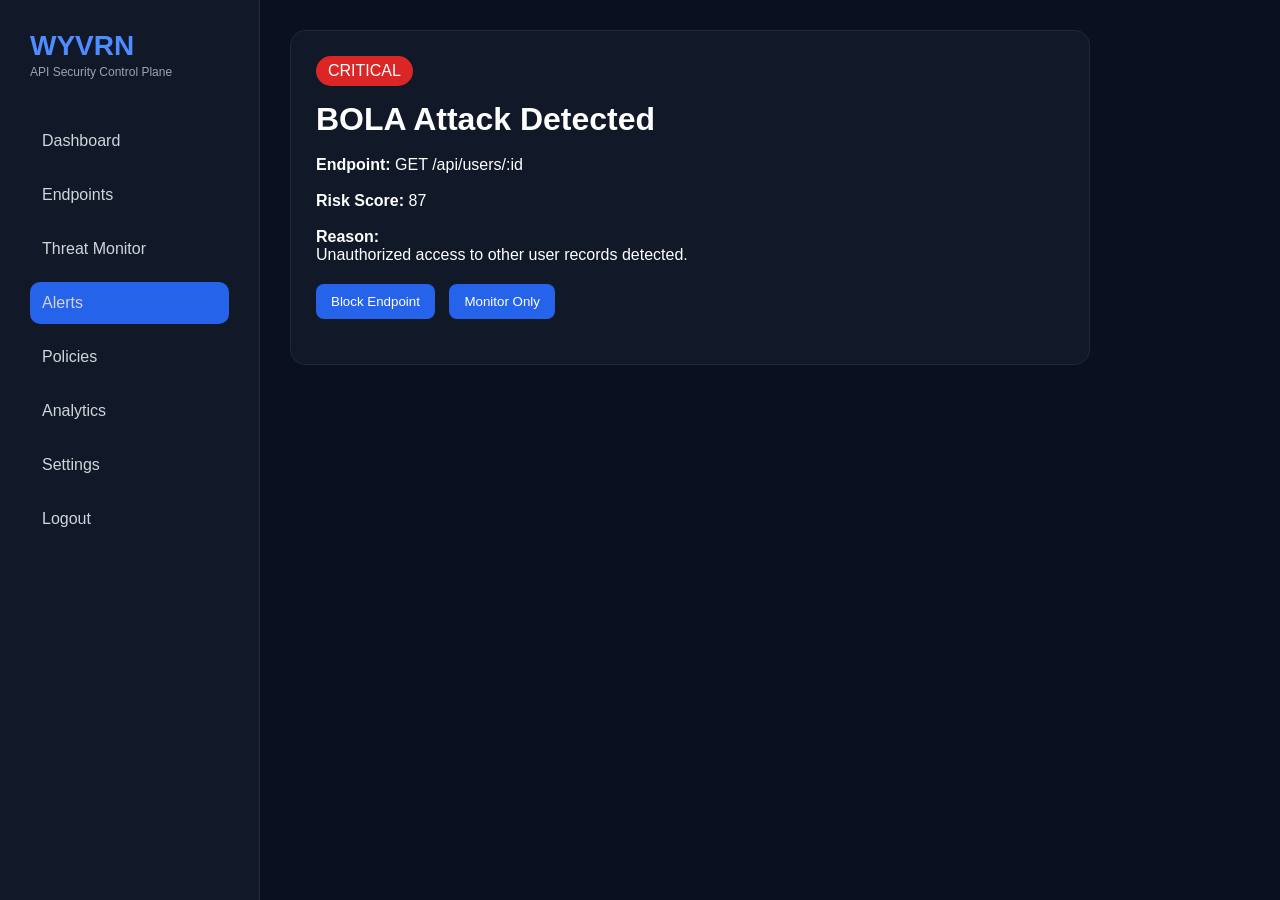
<file: alert-details.html>
<!DOCTYPE html>
<html lang="en">

<head>

<link rel="stylesheet" href="style.css">

<meta charset="UTF-8">
<meta name="viewport" content="width=device-width, initial-scale=1.0">

<title>WYVRN Alert Details</title>

<style>

.card{
background:#111827;
padding:25px;
border-radius:15px;
max-width:800px;
}

.badge{
background:#dc2626;
padding:6px 12px;
border-radius:20px;
display:inline-block;
margin-bottom:15px;
}

button{
margin-top:20px;
padding:10px 15px;
background:#2563eb;
color:white;
border:none;
border-radius:8px;
cursor:pointer;
margin-right:10px;
}

button:hover{
opacity:0.9;
}

</style>

</head>

<body>

<div class="layout">

<aside class="sidebar">

    <div class="logo">
        <h1>WYVRN</h1>
        <span>API Security Control Plane</span>
    </div>

    <nav>

        <a href="dashboard.html">Dashboard</a>

        <a href="endpoints.html">Endpoints</a>

        <a href="threat-monitor.html">Threat Monitor</a>

        <a href="alerts.html" class="active">Alerts</a>

        <a href="policies.html">Policies</a>

        <a href="analytics.html">Analytics</a>

        <a href="settings.html">Settings</a>

        <a href="#" onclick="logout()">Logout</a>

    </nav>

</aside>

<main class="main-content">

<div class="card">

<div class="badge">CRITICAL</div>

<h1>BOLA Attack Detected</h1>

<br>

<p>
<strong>Endpoint:</strong>
GET /api/users/:id
</p>

<br>

<p>
<strong>Risk Score:</strong>
87
</p>

<br>

<p>
<strong>Reason:</strong><br>
Unauthorized access to other user records detected.
</p>

<button onclick="showAction('Endpoint Blocked')">
Block Endpoint
</button>

<button onclick="showAction('Monitoring Enabled')">
Monitor Only
</button>

<div id="actionResult" style="margin-top:20px;"></div>

</div>

</main>

</div>

<script>

function showAction(action){

document.getElementById("actionResult").innerHTML =
"✅ Action Executed: " + action;

}

function logout() {
    localStorage.removeItem("wyvrnRole");
    window.location.href = "login.html";
}
</script>

</body>
</html>
</file>
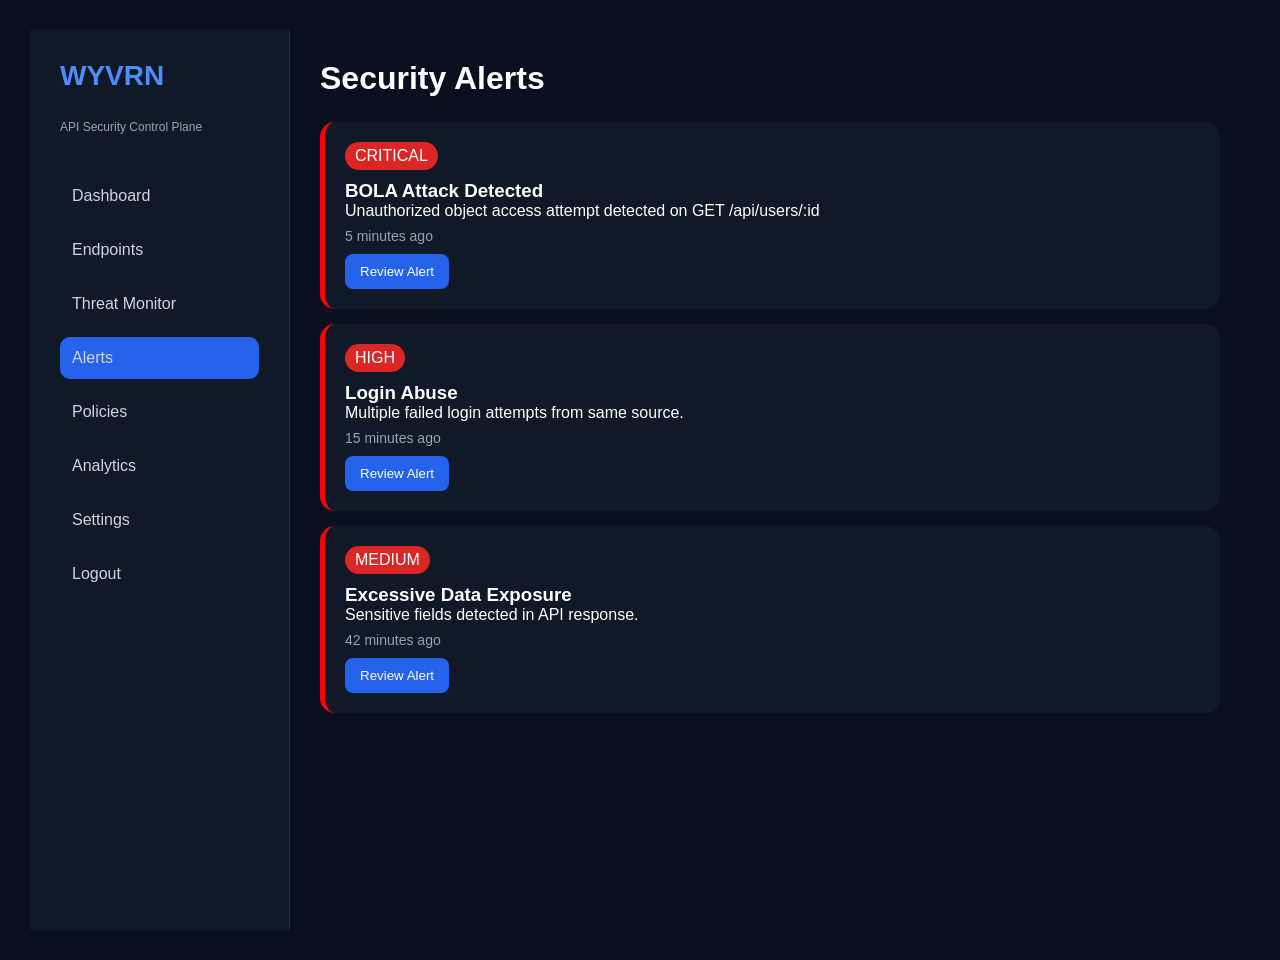
<file: alerts.html>
<!DOCTYPE html>
<html lang="en">

<head>

<link rel="stylesheet" href="style.css">

<meta charset="UTF-8">
<meta name="viewport" content="width=device-width, initial-scale=1.0">

<title>WYVRN Alerts</title>

<style>

*{
margin:0;
padding:0;
box-sizing:border-box;
font-family:Inter,sans-serif;
}

body{
background:#0b1020;
color:white;
padding:30px;
}

h1{
margin-bottom:25px;
}

.alert{
background:#111827;
padding:20px;
border-radius:15px;
margin-bottom:15px;
border-left:5px solid red;
}

.time{
color:#94a3b8;
font-size:14px;
margin-top:8px;
}

.severity{
display:inline-block;
padding:5px 10px;
border-radius:20px;
background:#dc2626;
margin-bottom:10px;
}

button{
margin-top:10px;
padding:10px 15px;
border:none;
border-radius:8px;
cursor:pointer;
background:#2563eb;
color:white;
}

button:hover{
opacity:0.9;
}

</style>

</head>

<body>

<div class="layout">

<aside class="sidebar">

    <div class="logo">
        <h1>WYVRN</h1>
        <span>API Security Control Plane</span>
    </div>

    <nav>

        <a href="dashboard.html">Dashboard</a>

        <a href="endpoints.html">Endpoints</a>

        <a href="threat-monitor.html">Threat Monitor</a>

        <a href="alerts.html" class="active">Alerts</a>

        <a href="policies.html">Policies</a>

        <a href="analytics.html">Analytics</a>

        <a href="settings.html">Settings</a>

        <a href="#" onclick="logout()">Logout</a>

    </nav>

</aside>

<main class="main-content">

<h1>Security Alerts</h1>

<div class="alert">

<div class="severity">
CRITICAL
</div>

<h3>BOLA Attack Detected</h3>

<p>
Unauthorized object access attempt detected on
GET /api/users/:id
</p>

<div class="time">
5 minutes ago
</div>

<button onclick="window.location.href='alert-details.html'">
Review Alert
</button>

</div>

<div class="alert">

<div class="severity">
HIGH
</div>

<h3>Login Abuse</h3>

<p>
Multiple failed login attempts from same source.
</p>

<div class="time">
15 minutes ago
</div>

<button onclick="window.location.href='alert-details.html'">
Review Alert
</button>

</div>

<div class="alert">

<div class="severity">
MEDIUM
</div>

<h3>Excessive Data Exposure</h3>

<p>
Sensitive fields detected in API response.
</p>

<div class="time">
42 minutes ago
</div>

<button onclick="window.location.href='alert-details.html'">
Review Alert
</button>

</div>

</main>

</div>
<script>
function logout() {
    localStorage.removeItem("wyvrnRole");
    window.location.href = "login.html";
}
</script>
</body>
</html>
</file>
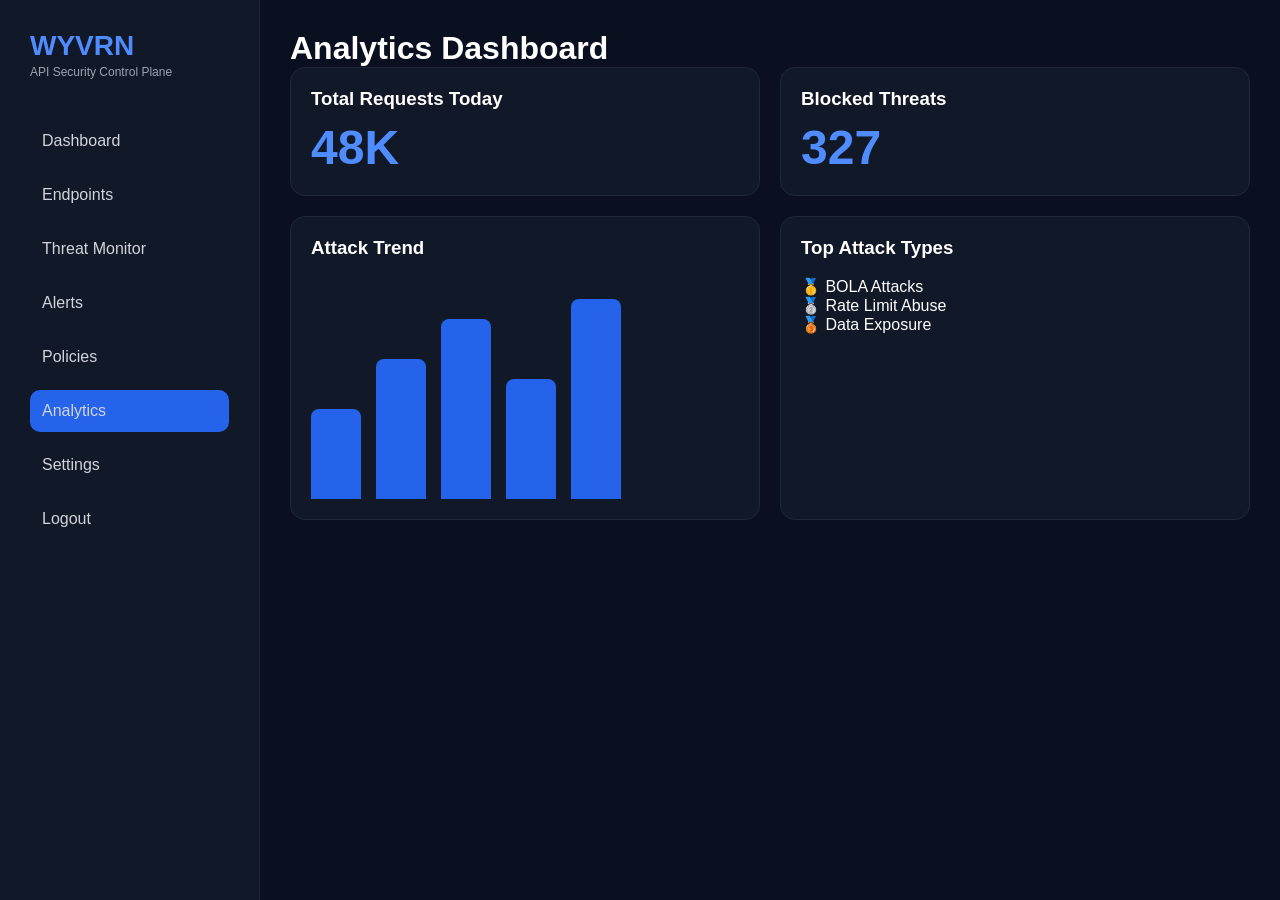
<file: analytics.html>
<!DOCTYPE html>
<html lang="en">

<head>

<link rel="stylesheet" href="style.css">

<meta charset="UTF-8">
<meta name="viewport" content="width=device-width, initial-scale=1.0">

<title>WYVRN Analytics</title>

<style>

.grid{
display:grid;
grid-template-columns:repeat(2,1fr);
gap:20px;
}

.card{
background:#111827;
border:1px solid #1f2937;
border-radius:15px;
padding:20px;
}

.metric{
font-size:48px;
font-weight:bold;
margin-top:10px;
color:#4f8cff;
}

.chart{
height:220px;
display:flex;
align-items:flex-end;
gap:15px;
margin-top:20px;
}

.bar{
width:50px;
background:#2563eb;
border-radius:8px 8px 0 0;
}

.bar1{height:90px;}
.bar2{height:140px;}
.bar3{height:180px;}
.bar4{height:120px;}
.bar5{height:200px;}

</style>

</head>

<body>

<div class="layout">

<aside class="sidebar">

    <div class="logo">
        <h1>WYVRN</h1>
        <span>API Security Control Plane</span>
    </div>

    <nav>

        <a href="dashboard.html">Dashboard</a>

        <a href="endpoints.html">Endpoints</a>

        <a href="threat-monitor.html">Threat Monitor</a>

        <a href="alerts.html">Alerts</a>

        <a href="policies.html">Policies</a>

        <a href="analytics.html" class="active">Analytics</a>

        <a href="settings.html">Settings</a>

        <a href="#" onclick="logout()">Logout</a>

    </nav>

</aside>

<main class="main-content">

<h1>Analytics Dashboard</h1>

<div class="grid">

<div class="card">
<h3>Total Requests Today</h3>
<div class="metric" id="requests">48K</div>
</div>

<div class="card">
<h3>Blocked Threats</h3>
<div class="metric" id="blocked">327</div>
</div>

<div class="card">

<h3>Attack Trend</h3>

<div class="chart">
<div class="bar bar1"></div>
<div class="bar bar2"></div>
<div class="bar bar3"></div>
<div class="bar bar4"></div>
<div class="bar bar5"></div>
</div>

</div>

<div class="card">

<h3>Top Attack Types</h3>

<br>

<p>🥇 BOLA Attacks</p>
<p>🥈 Rate Limit Abuse</p>
<p>🥉 Data Exposure</p>

</div>

</div>

</main>

</div>

<script>

setInterval(() => {

    const requests =
        Math.floor(Math.random()*100) + 40;

    const blocked =
        Math.floor(Math.random()*500) + 100;

    document.getElementById("requests")
        .textContent = requests + "K";

    document.getElementById("blocked")
        .textContent = blocked;

}, 4000);

</script>
<script>
function logout() {
    localStorage.removeItem("wyvrnRole");
    window.location.href = "login.html";
}
</script>

</body>
</html>
</file>
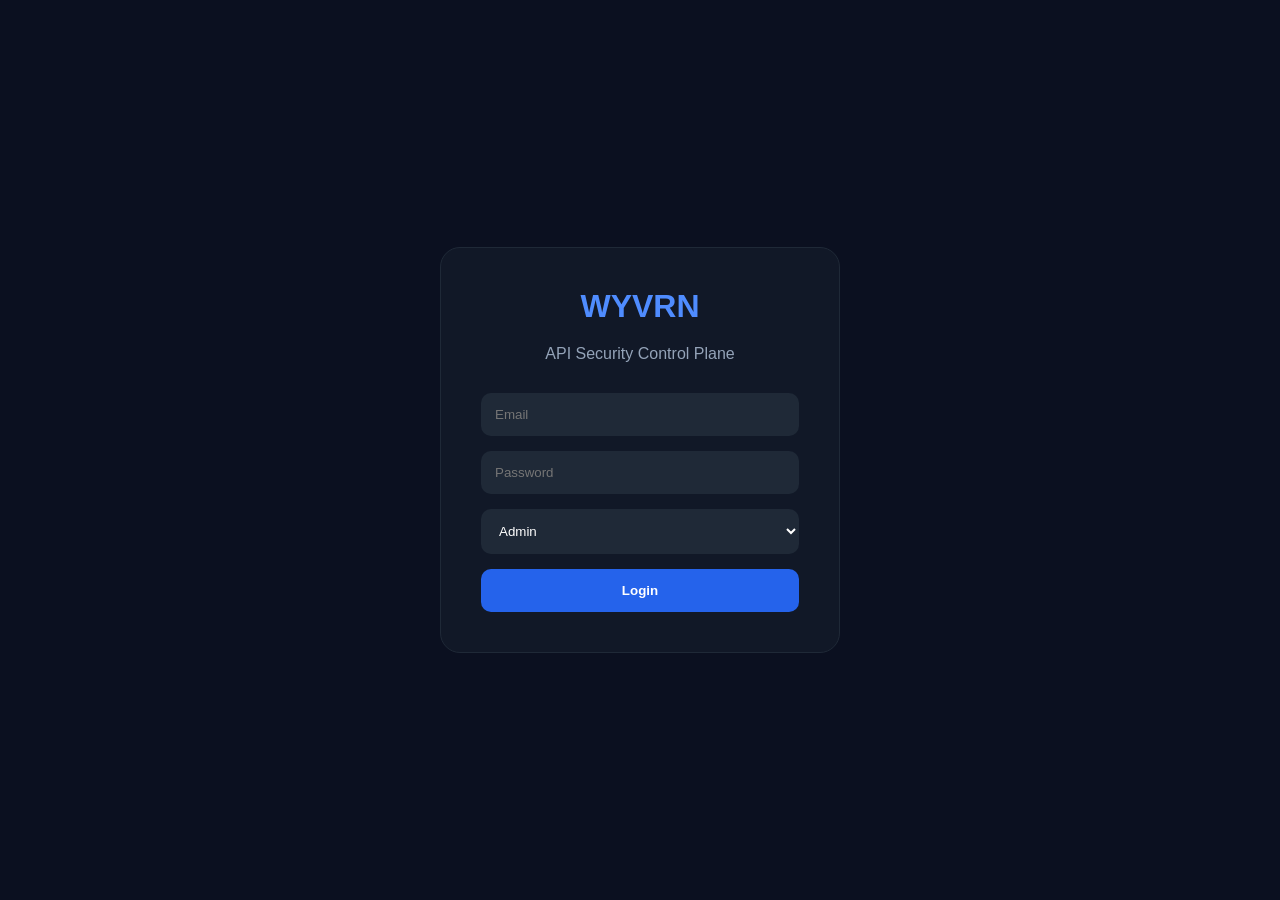
<file: dashboard.html>
<!DOCTYPE html>
<html lang="en">
<head>
<meta charset="UTF-8">
<meta name="viewport" content="width=device-width, initial-scale=1.0">

<title>Wyvrn Security Dashboard</title>

<link rel="stylesheet" href="style.css">
</head>

<body>

<div class="layout">

    <!-- SIDEBAR -->

    <aside class="sidebar">

        <div class="logo">
            <h1>WYVRN</h1>
            <span>API Security Control Plane</span>
        </div>

        <nav>

<a href="dashboard.html" class="active">Dashboard</a>

<a href="endpoints.html">Endpoints</a>

<a href="threat-monitor.html">Threat Monitor</a>

<a href="alerts.html">Alerts</a>

<a href="policies.html">Policies</a>

<a href="analytics.html">Analytics</a>

<a href="settings.html">Settings</a>

<a href="#" onclick="logout()">Logout</a>

</nav>

    </aside>

    <!-- MAIN -->

    <main class="main-content">

        <header class="topbar">

            <div>
                <h2>Security Dashboard</h2>
                <p>Real-time API Monitoring</p>
            </div>

            <div class="user-info">
                <span id="userRole">Loading...</span>
            </div>

        </header>

        <!-- KPI ROW -->

        <section class="stats-grid">

            <div class="card stat-card">
                <h3>Total APIs</h3>
                <p id="totalApis">--</p>
            </div>

            <div class="card stat-card">
                <h3>Alerts</h3>
                <p id="alerts">--</p>
            </div>

            <div class="card stat-card">
                <h3>Active Threats</h3>
                <p id="activeThreats">--</p>
            </div>

            <div class="card stat-card">
                <h3>Blocked Requests</h3>
                <p id="blockedRequests">--</p>
            </div>

        </section>

        <!-- THREAT LEVEL -->

        <section class="risk-section">

            <div class="card risk-card">

                <h3>Overall Threat Score</h3>

                <div class="risk-circle">
                    <span id="riskScore">--</span>
                </div>

                <h4 id="riskLabel">Loading...</h4>

            </div>

        </section>

        <!-- LIVE THREATS -->

        <section class="threat-grid">

            <div class="card threat-stream">

                <h3>Live Threat Stream</h3>

                <div id="threatList">

                </div>

            </div>

            <div class="card endpoint-summary">

                <h3>High Risk Endpoints</h3>

                <div id="endpointList">

                </div>

            </div>

        </section>

    </main>

</div>

<div id="toastContainer"></div>
<script src="dashboard.js"></script>
<script>
function logout() {
    localStorage.removeItem("wyvrnRole");
    window.location.href = "login.html";
}
</script>
</body>
</html>
</file>
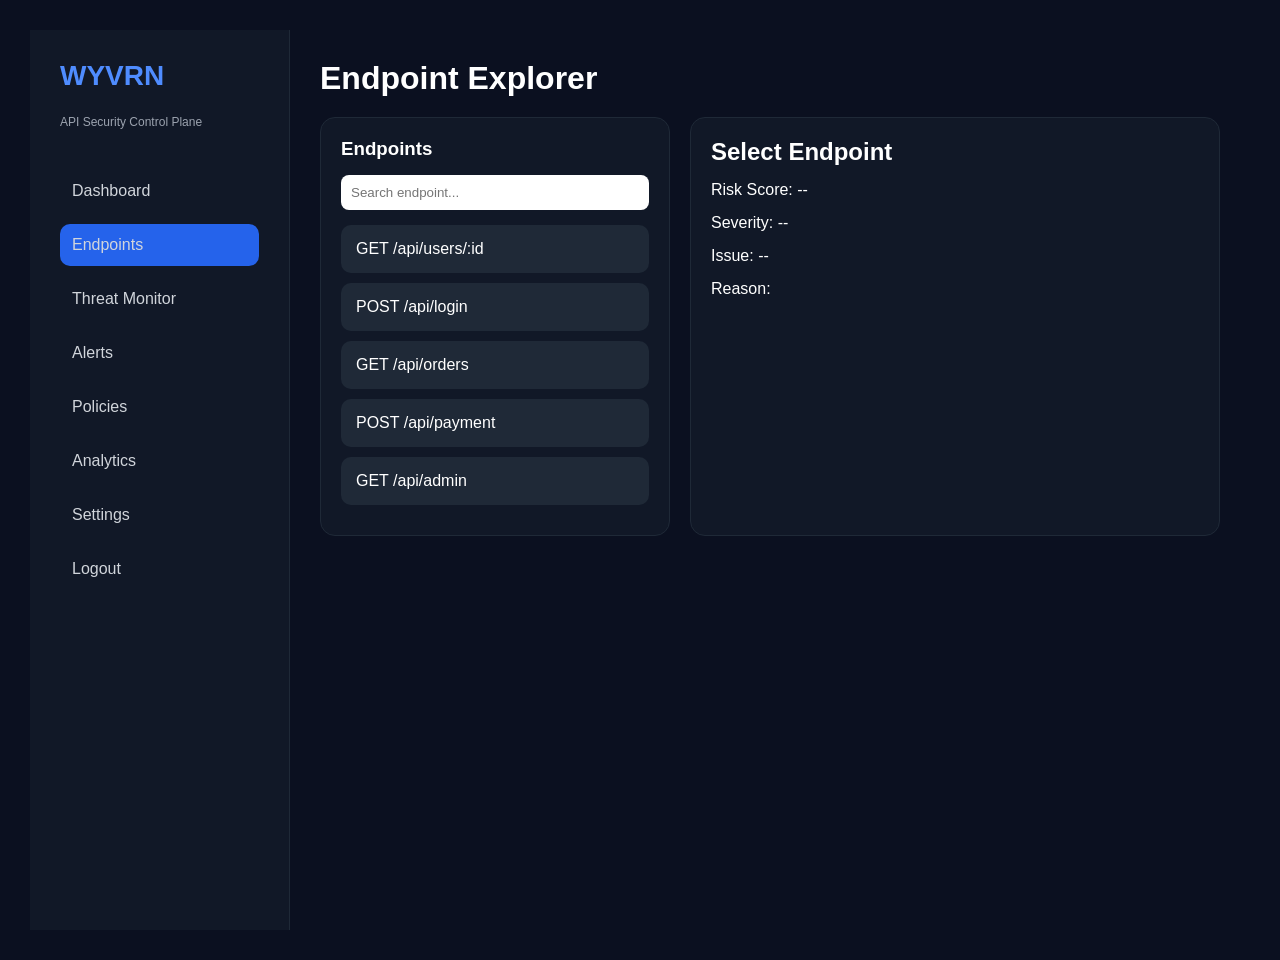
<file: endpoints.html>
<!DOCTYPE html>
<html lang="en">

<head>
<link rel="stylesheet" href="style.css">
<meta charset="UTF-8">
<meta name="viewport" content="width=device-width, initial-scale=1.0">

<title>WYVRN Endpoint Explorer</title>

<style>

*{
margin:0;
padding:0;
box-sizing:border-box;
font-family:Inter,sans-serif;
}

body{
background:#0b1020;
color:white;
padding:30px;
}

h1{
margin-bottom:20px;
}

.container{
display:grid;
grid-template-columns:350px 1fr;
gap:20px;
}

.card{
background:#111827;
padding:20px;
border-radius:15px;
border:1px solid #1f2937;
}

.endpoint{
padding:15px;
margin-bottom:10px;
background:#1f2937;
border-radius:10px;
cursor:pointer;
}

.endpoint:hover{
background:#2563eb;
}

.detail-row{
margin:15px 0;
}

.badge{
display:inline-block;
padding:8px 12px;
border-radius:20px;
background:#dc2626;
}

</style>

</head>

<body>

<div class="layout">

<aside class="sidebar">

    <div class="logo">
        <h1>WYVRN</h1>
        <span>API Security Control Plane</span>
    </div>

    <nav>
        <a href="dashboard.html">Dashboard</a>
        <a href="endpoints.html" class="active">Endpoints</a>
        <a href="threat-monitor.html">Threat Monitor</a>
        <a href="alerts.html">Alerts</a>
        <a href="policies.html">Policies</a>
        <a href="analytics.html">Analytics</a>
        <a href="settings.html">Settings</a>
        <a href="#" onclick="logout()">Logout</a>
    </nav>

</aside>

<main class="main-content">

<h1>Endpoint Explorer</h1>

<div class="container">

<div class="card">

<h3>Endpoints</h3>
<input
    type="text"
    id="searchBox"
    placeholder="Search endpoint..."
    onkeyup="filterEndpoints()"
    style="
        width:100%;
        padding:10px;
        margin:15px 0;
        border-radius:8px;
        border:none;
    "
>

<div class="endpoint" onclick="showEndpoint(1)">
GET /api/users/:id
</div>

<div class="endpoint" onclick="showEndpoint(2)">
POST /api/login
</div>

<div class="endpoint" onclick="showEndpoint(3)">
GET /api/orders
</div>

<div class="endpoint" onclick="showEndpoint(4)">
POST /api/payment
</div>

<div class="endpoint" onclick="showEndpoint(5)">
GET /api/admin
</div>

</div>

<div class="card">

<h2 id="endpointTitle">
Select Endpoint
</h2>

<div class="detail-row">
Risk Score:
<span id="riskScore">--</span>
</div>

<div class="detail-row">
Severity:
<span id="severity">--</span>
</div>

<div class="detail-row">
Issue:
<span id="issue">--</span>
</div>

<div class="detail-row">
Reason:
<p id="reason"></p>
</div>

</div>

</div>

<script>

function showEndpoint(id){

if(id===1){

document.getElementById("endpointTitle")
.innerText="GET /api/users/:id";

document.getElementById("riskScore")
.innerText="87";

document.getElementById("severity")
.innerHTML="<span class='badge'>Critical</span>";

document.getElementById("issue")
.innerText="Broken Object Level Authorization";

document.getElementById("reason")
.innerText=
"User IDs can be modified allowing access to other accounts.";

}

if(id===2){

document.getElementById("endpointTitle")
.innerText="POST /api/login";

document.getElementById("riskScore")
.innerText="73";

document.getElementById("severity")
.innerHTML="<span class='badge'>High</span>";

document.getElementById("issue")
.innerText="Brute Force Risk";

document.getElementById("reason")
.innerText=
"Missing rate limiting detected.";

}

if(id===3){

document.getElementById("endpointTitle")
.innerText="GET /api/orders";

document.getElementById("riskScore")
.innerText="65";

document.getElementById("severity")
.innerHTML="<span class='badge'>Medium</span>";

document.getElementById("issue")
.innerText="Excessive Data Exposure";

document.getElementById("reason")
.innerText=
"Sensitive order metadata exposed.";

}
if(id===4){

document.getElementById("endpointTitle")
.innerText="POST /api/payment";

document.getElementById("riskScore")
.innerText="91";

document.getElementById("severity")
.innerHTML="<span class='badge'>Critical</span>";

document.getElementById("issue")
.innerText="Payment Validation Risk";

document.getElementById("reason")
.innerText=
"Insufficient transaction validation detected.";

}

if(id===5){

document.getElementById("endpointTitle")
.innerText="GET /api/admin";

document.getElementById("riskScore")
.innerText="95";

document.getElementById("severity")
.innerHTML="<span class='badge'>Critical</span>";

document.getElementById("issue")
.innerText="Privilege Escalation Risk";

document.getElementById("reason")
.innerText=
"Potential unauthorized access to admin resources.";

}

}

function filterEndpoints(){
    const input =
        document.getElementById("searchBox")
        .value
        .toLowerCase();

    const endpoints =
        document.querySelectorAll(".endpoint");

    endpoints.forEach(item => {

        if(
            item.textContent
            .toLowerCase()
            .includes(input)
        ){
            item.style.display = "block";
        }
        else{
            item.style.display = "none";
        }

    });

}
</script>
</main>

</div>
<script>
function logout() {
    localStorage.removeItem("wyvrnRole");
    window.location.href = "login.html";
}
</script>
</body>
</html>
</file>
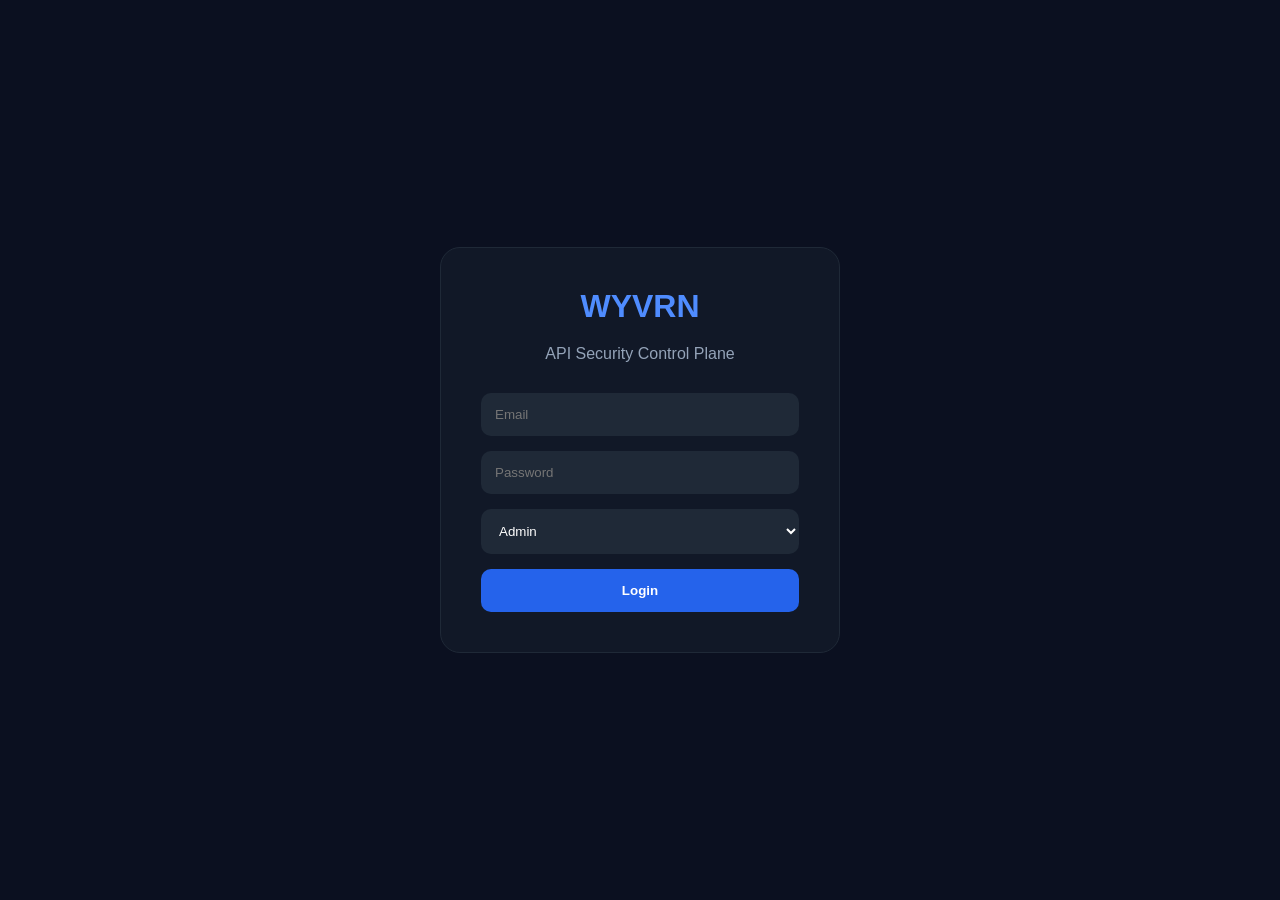
<file: login.html>
<!DOCTYPE html>
<html lang="en">

<head>

<meta charset="UTF-8">
<meta name="viewport" content="width=device-width, initial-scale=1.0">

<title>WYVRN Login</title>

<link rel="stylesheet" href="login.css">

</head>

<body>

<div class="container">

    <div class="login-card">

        <h1>WYVRN</h1>

        <p>API Security Control Plane</p>

        <form id="loginForm">

            <input
                type="email"
                id="email"
                placeholder="Email"
                required
            >

            <input
                type="password"
                id="password"
                placeholder="Password"
                required
            >

            <select id="role">

                <option value="admin">
                    Admin
                </option>

                <option value="user">
                    Developer
                </option>

            </select>

            <button type="submit">
                Login
            </button>

        </form>

    </div>

</div>

<script src="login.js"></script>
<script>
function logout() {
    localStorage.removeItem("wyvrnRole");
    window.location.href = "login.html";
}
</script>
</body>
</html>
</file>
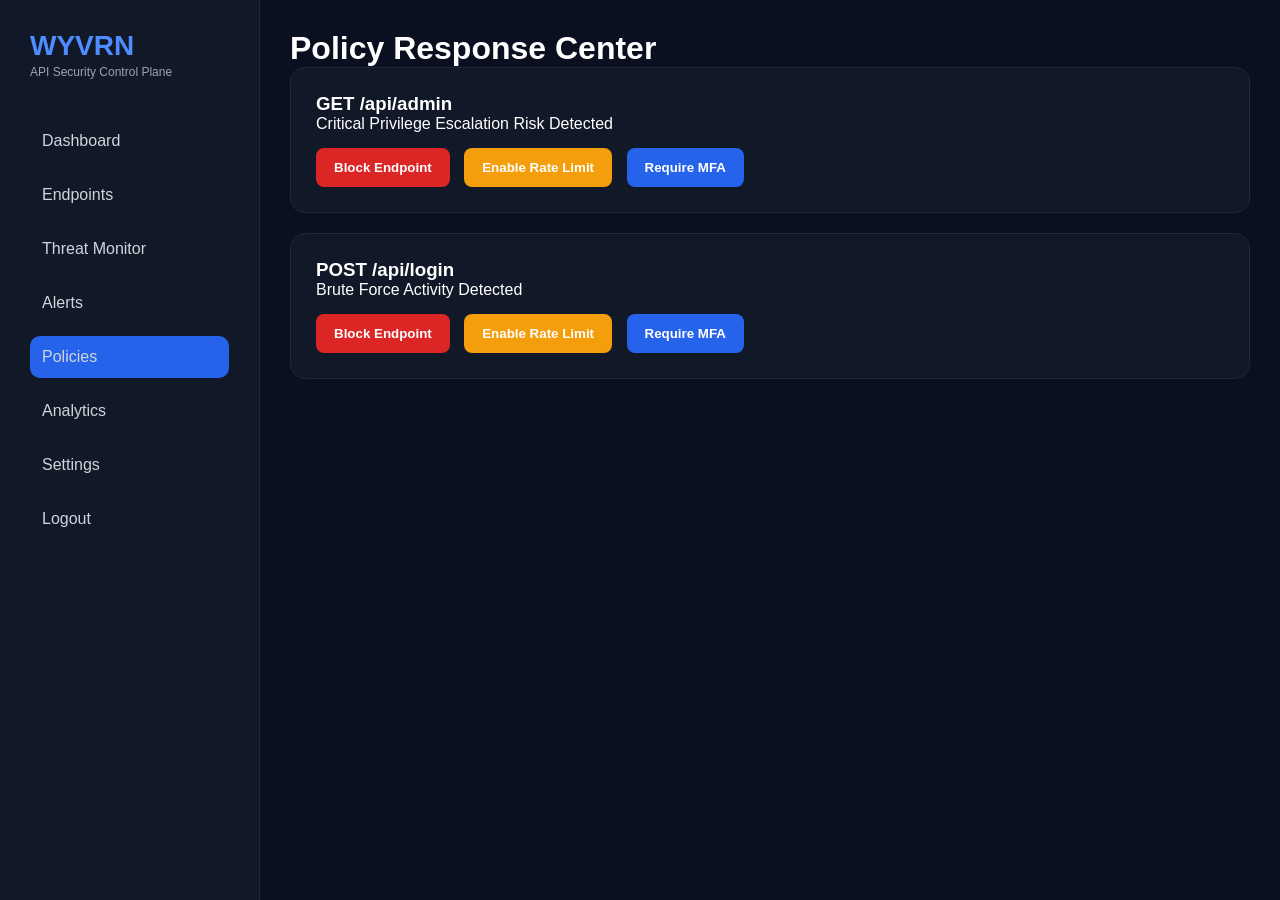
<file: policies.html>
<!DOCTYPE html>
<html lang="en">

<head>

<link rel="stylesheet" href="style.css">

<meta charset="UTF-8">
<meta name="viewport" content="width=device-width, initial-scale=1.0">

<title>WYVRN Policy Actions</title>

<style>

.card{
background:#111827;
padding:25px;
border-radius:15px;
margin-bottom:20px;
}

button{
padding:12px 18px;
margin-right:10px;
margin-top:15px;
border:none;
border-radius:8px;
cursor:pointer;
font-weight:bold;
}

.block{
background:#dc2626;
color:white;
}

.limit{
background:#f59e0b;
color:white;
}

.mfa{
background:#2563eb;
color:white;
}

.result{
margin-top:20px;
padding:15px;
background:#1f2937;
border-radius:10px;
display:none;
}

button:hover{
opacity:0.9;
}

</style>

</head>

<body>

<div class="layout">

<aside class="sidebar">

    <div class="logo">
        <h1>WYVRN</h1>
        <span>API Security Control Plane</span>
    </div>

    <nav>

        <a href="dashboard.html">Dashboard</a>

        <a href="endpoints.html">Endpoints</a>

        <a href="threat-monitor.html">Threat Monitor</a>

        <a href="alerts.html">Alerts</a>

        <a href="policies.html" class="active">Policies</a>

        <a href="analytics.html">Analytics</a>

        <a href="settings.html">Settings</a>

        <a href="#" onclick="logout()">Logout</a>

    </nav>

</aside>

<main class="main-content">

<h1>Policy Response Center</h1>

<div class="card">

<h3>GET /api/admin</h3>

<p>Critical Privilege Escalation Risk Detected</p>

<button class="block" onclick="takeAction('Endpoint Blocked')">
Block Endpoint
</button>

<button class="limit" onclick="takeAction('Rate Limiting Enabled')">
Enable Rate Limit
</button>

<button class="mfa" onclick="takeAction('MFA Enforcement Enabled')">
Require MFA
</button>

<div id="result" class="result"></div>

</div>

<div class="card">

<h3>POST /api/login</h3>

<p>Brute Force Activity Detected</p>

<button class="block" onclick="takeAction('Login Endpoint Temporarily Blocked')">
Block Endpoint
</button>

<button class="limit" onclick="takeAction('Rate Limiting Applied')">
Enable Rate Limit
</button>

<button class="mfa" onclick="takeAction('Step-up Authentication Enabled')">
Require MFA
</button>

</div>

</main>

</div>

<script>

function takeAction(action){

const result =
document.getElementById("result");

result.style.display = "block";

result.innerHTML =
"✅ Action Executed: " + action;

}

</script>
<script>
function logout() {
    localStorage.removeItem("wyvrnRole");
    window.location.href = "login.html";
}
</script>
</body>
</html>
</file>
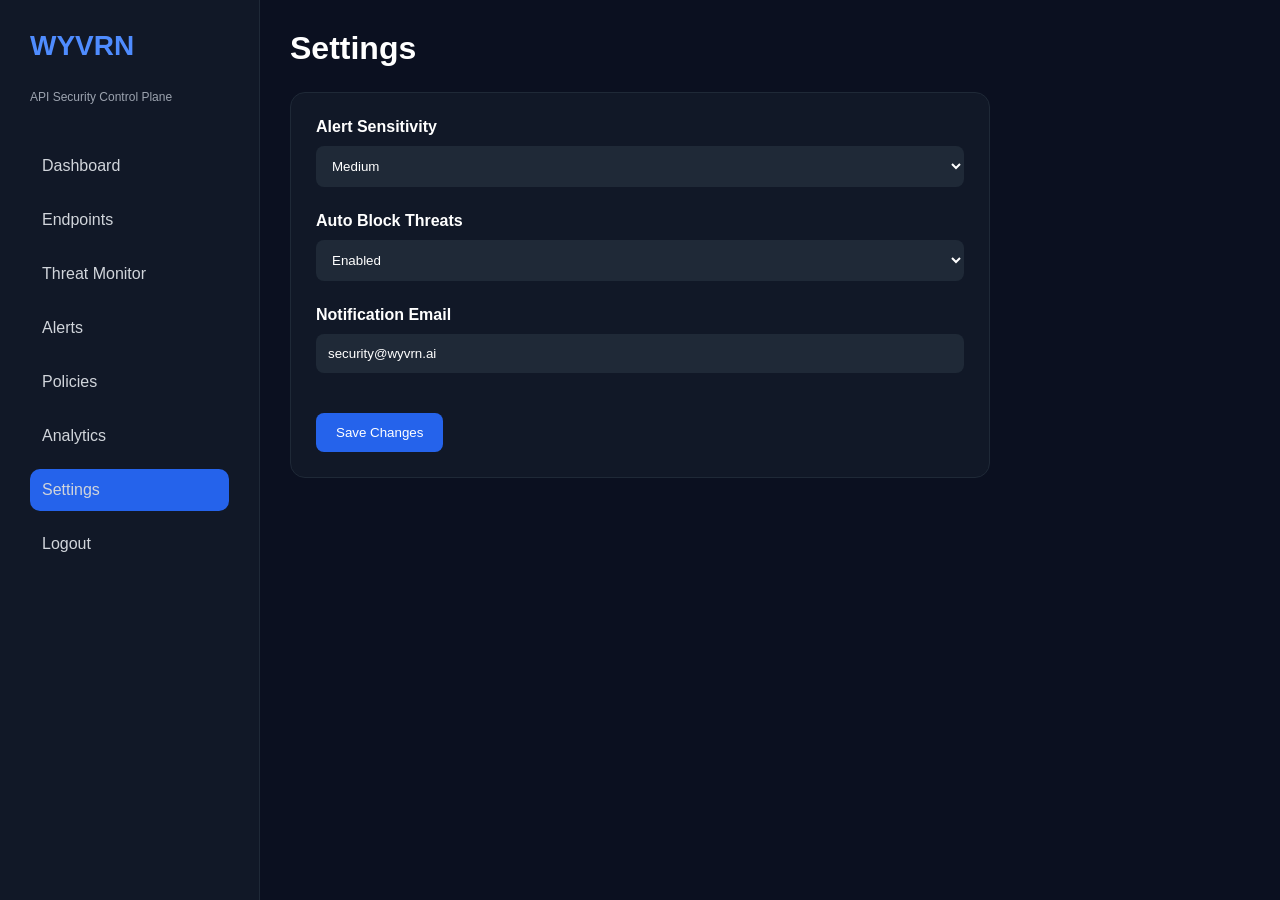
<file: settings.html>
<!DOCTYPE html>
<html lang="en">

<head>

<link rel="stylesheet" href="style.css">

<meta charset="UTF-8">
<meta name="viewport" content="width=device-width, initial-scale=1.0">

<title>WYVRN Settings</title>

<style>

.card{
background:#111827;
border:1px solid #1f2937;
border-radius:15px;
padding:25px;
max-width:700px;
}

h1{
margin-bottom:25px;
}

.setting{
margin-bottom:25px;
}

label{
display:block;
margin-bottom:10px;
font-weight:600;
}

select,input{
width:100%;
padding:12px;
background:#1f2937;
border:none;
color:white;
border-radius:8px;
}

button{
margin-top:15px;
padding:12px 20px;
background:#2563eb;
border:none;
border-radius:8px;
color:white;
cursor:pointer;
}

button:hover{
opacity:0.9;
}

.success{
margin-top:20px;
padding:12px;
background:#14532d;
border-radius:8px;
display:none;
}

</style>

</head>

<body>

<div class="layout">

<aside class="sidebar">

    <div class="logo">
        <h1>WYVRN</h1>
        <span>API Security Control Plane</span>
    </div>

    <nav>

        <a href="dashboard.html">Dashboard</a>

        <a href="endpoints.html">Endpoints</a>

        <a href="threat-monitor.html">Threat Monitor</a>

        <a href="alerts.html">Alerts</a>

        <a href="policies.html">Policies</a>

        <a href="analytics.html">Analytics</a>

        <a href="settings.html" class="active">Settings</a>

        <a href="#" onclick="logout()">Logout</a>

    </nav>

</aside>

<main class="main-content">

<h1>Settings</h1>

<div class="card">

<div class="setting">

<label>Alert Sensitivity</label>

<select id="sensitivity">
<option>Low</option>
<option selected>Medium</option>
<option>High</option>
</select>

</div>

<div class="setting">

<label>Auto Block Threats</label>

<select id="autoblock">
<option>Disabled</option>
<option selected>Enabled</option>
</select>

</div>

<div class="setting">

<label>Notification Email</label>

<input
type="email"
id="email"
value="security@wyvrn.ai"
>

</div>

<button onclick="saveSettings()">
Save Changes
</button>

<div id="successMessage" class="success">
✅ Settings saved successfully
</div>

</div>

</main>

</div>

<script>

function saveSettings(){

document.getElementById(
    "successMessage"
).style.display = "block";

setTimeout(() => {

document.getElementById(
    "successMessage"
).style.display = "none";

}, 3000);

}

</script>
<script>
function logout() {
    localStorage.removeItem("wyvrnRole");
    window.location.href = "login.html";
}
</script>
</body>
</html>
</file>
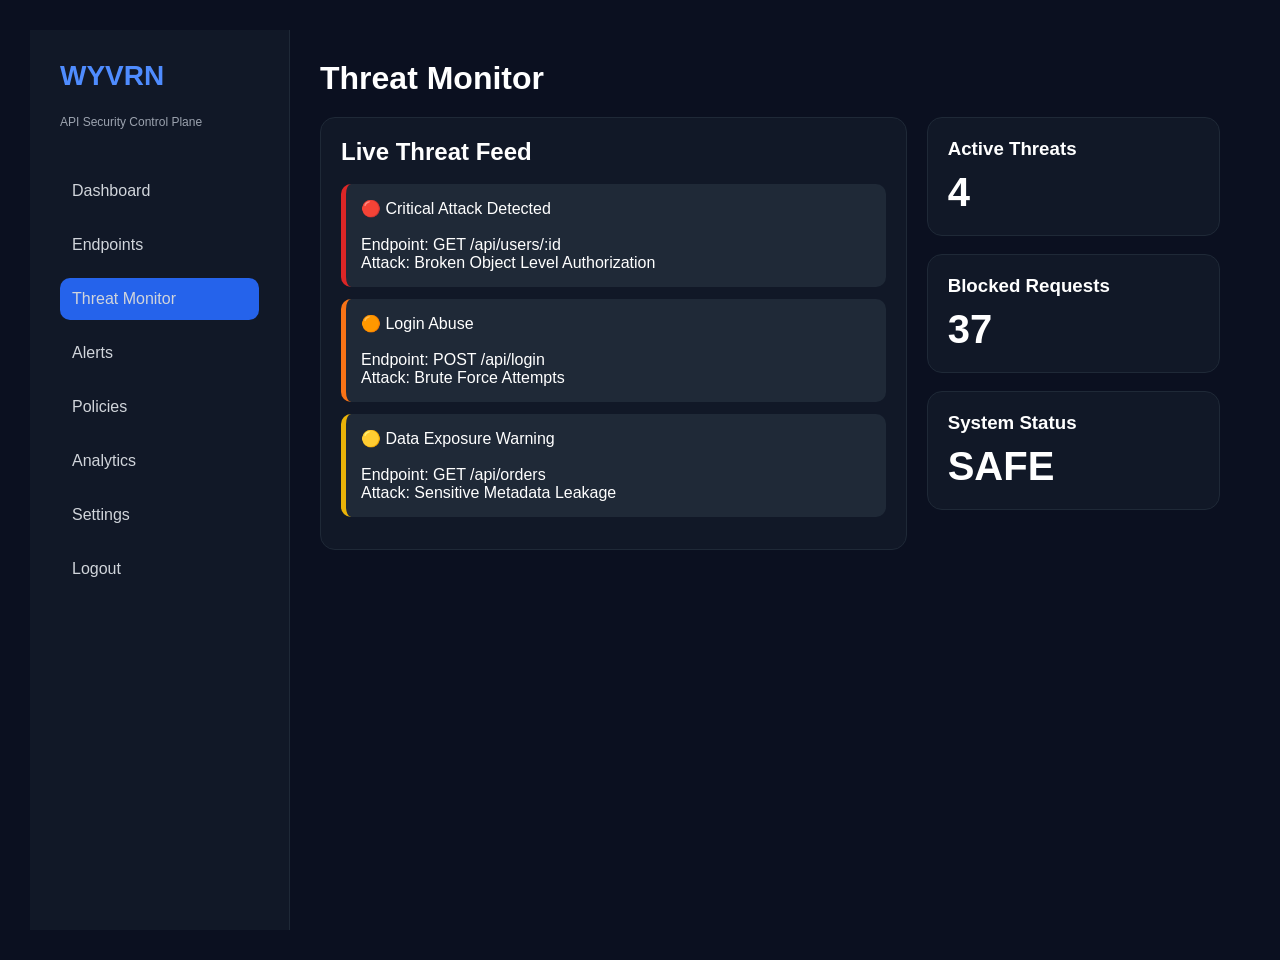
<file: threat-monitor.html>
<!DOCTYPE html>
<html lang="en">
<head>
<link rel="stylesheet" href="style.css">
<meta charset="UTF-8">
<meta name="viewport" content="width=device-width, initial-scale=1.0">
<title>WYVRN Threat Monitor</title>

<style>

*{
margin:0;
padding:0;
box-sizing:border-box;
font-family:Inter,sans-serif;
}

body{
background:#0b1020;
color:white;
padding:30px;
}

h1{
margin-bottom:20px;
}

.grid{
display:grid;
grid-template-columns:2fr 1fr;
gap:20px;
}

.card{
background:#111827;
border:1px solid #1f2937;
border-radius:15px;
padding:20px;
}

.threat{
padding:15px;
margin-bottom:12px;
border-radius:10px;
background:#1f2937;
}

.critical{
border-left:5px solid #dc2626;
}

.high{
border-left:5px solid #f97316;
}

.medium{
border-left:5px solid #eab308;
}

.metric{
font-size:40px;
font-weight:bold;
margin-top:10px;
}

</style>

</head>

<body>

<div class="layout">

<aside class="sidebar">

    <div class="logo">
        <h1>WYVRN</h1>
        <span>API Security Control Plane</span>
    </div>

    <nav>
        <a href="dashboard.html">Dashboard</a>
        <a href="endpoints.html">Endpoints</a>
        <a href="threat-monitor.html" class="active">Threat Monitor</a>
        <a href="alerts.html">Alerts</a>
        <a href="policies.html">Policies</a>
        <a href="analytics.html">Analytics</a>
        <a href="settings.html">Settings</a>
        <a href="#" onclick="logout()">Logout</a>
    </nav>

</aside>

<main class="main-content">

<h1>Threat Monitor</h1>

<div class="grid">

<div class="card">

<h2>Live Threat Feed</h2>

<br>

<div class="threat critical">
🔴 Critical Attack Detected
<br><br>
Endpoint: GET /api/users/:id
<br>
Attack: Broken Object Level Authorization
</div>

<div class="threat high">
🟠 Login Abuse
<br><br>
Endpoint: POST /api/login
<br>
Attack: Brute Force Attempts
</div>

<div class="threat medium">
🟡 Data Exposure Warning
<br><br>
Endpoint: GET /api/orders
<br>
Attack: Sensitive Metadata Leakage
</div>

</div>

<div>

<div class="card">

<h3>Active Threats</h3>

<div class="metric" id="activeThreatCount">
4
</div>

</div>

<br>

<div class="card">

<h3>Blocked Requests</h3>

<div class="metric">
37
</div>

</div>

<br>

<div class="card">

<h3>System Status</h3>

<div class="metric">
SAFE
</div>

</div>

</div>

</div>

</main>

</div>

<script>

setInterval(() => {

    const value =
        Math.floor(Math.random() * 10) + 1;

    document.getElementById(
        "activeThreatCount"
    ).textContent = value;

}, 3000);

</script>
<script>
function logout() {
    localStorage.removeItem("wyvrnRole");
    window.location.href = "login.html";
}
</script>
</body>
</html>
</file>
<file: style.css>
*{
margin:0;
padding:0;
box-sizing:border-box;
font-family:Inter,sans-serif;
}

body{
background:#0b1020;
color:white;
}

.layout{
display:flex;
height:100vh;
}

/* SIDEBAR */

.sidebar{
width:260px;
background:#111827;
padding:30px;
border-right:1px solid #1f2937;
}

.logo h1{
font-size:28px;
color:#4f8cff;
}

.logo span{
font-size:12px;
color:#9ca3af;
}

nav{
margin-top:40px;
display:flex;
flex-direction:column;
gap:12px;
}

nav a{
text-decoration:none;
color:#d1d5db;
padding:12px;
border-radius:10px;
transition:.3s;
}

nav a:hover{
background:#1f2937;
}

nav a.active{
background:#2563eb;
}

/* MAIN */

.main-content{
flex:1;
padding:30px;
overflow:auto;
}

.topbar{
display:flex;
justify-content:space-between;
align-items:center;
margin-bottom:30px;
}

.topbar p{
color:#94a3b8;
}

.user-info{
background:#1f2937;
padding:10px 20px;
border-radius:10px;
}

/* CARDS */

.card{
background:#111827;
border:1px solid #1f2937;
border-radius:18px;
padding:20px;
}

/* KPI */

.stats-grid{
display:grid;
grid-template-columns:repeat(4,1fr);
gap:20px;
margin-bottom:30px;
}

.stat-card p{
font-size:34px;
font-weight:bold;
margin-top:10px;
}

/* RISK */

.risk-section{
margin-bottom:30px;
}

.risk-card{
text-align:center;
}

.risk-circle{
width:180px;
height:180px;
border-radius:50%;
border:12px solid #2563eb;
margin:20px auto;
display:flex;
align-items:center;
justify-content:center;
font-size:42px;
font-weight:bold;
}

/* GRID */

.threat-grid{
display:grid;
grid-template-columns:2fr 1fr;
gap:20px;
}

.threat-item{
padding:15px;
border-bottom:1px solid #1f2937;
}

.endpoint-item{
padding:12px;
border-bottom:1px solid #1f2937;
}

/* RESPONSIVE */

@media(max-width:1000px){

.stats-grid{
grid-template-columns:repeat(2,1fr);
}

.threat-grid{
grid-template-columns:1fr;
}

.sidebar{
display:none;
}

}
#toastContainer{
position:fixed;
top:20px;
right:20px;
z-index:999;
}

.toast{
background:#dc2626;
color:white;
padding:15px 20px;
margin-bottom:10px;
border-radius:10px;
font-weight:bold;
box-shadow:0 4px 15px rgba(0,0,0,0.3);
animation:slideIn .4s ease;
}

@keyframes slideIn{
from{
transform:translateX(100%);
opacity:0;
}
to{
transform:translateX(0);
opacity:1;
}
}
</file>
<file: login.css>
*{
margin:0;
padding:0;
box-sizing:border-box;
font-family:Inter,sans-serif;
}

body{

height:100vh;

display:flex;

justify-content:center;

align-items:center;

background:#0b1020;

color:white;

}

.login-card{

width:400px;

padding:40px;

background:#111827;

border:1px solid #1f2937;

border-radius:20px;

display:flex;

flex-direction:column;

gap:20px;

}

h1{

text-align:center;

color:#4f8cff;

}

p{

text-align:center;

color:#94a3b8;

margin-bottom:10px;

}

input,
select{

padding:14px;

border:none;

outline:none;

border-radius:10px;

background:#1f2937;

color:white;

width:100%;

margin-bottom:15px;

}

button{

width:100%;

padding:14px;

background:#2563eb;

border:none;

color:white;

font-weight:bold;

border-radius:10px;

cursor:pointer;

}

button:hover{

background:#1d4ed8;

}
</file>
